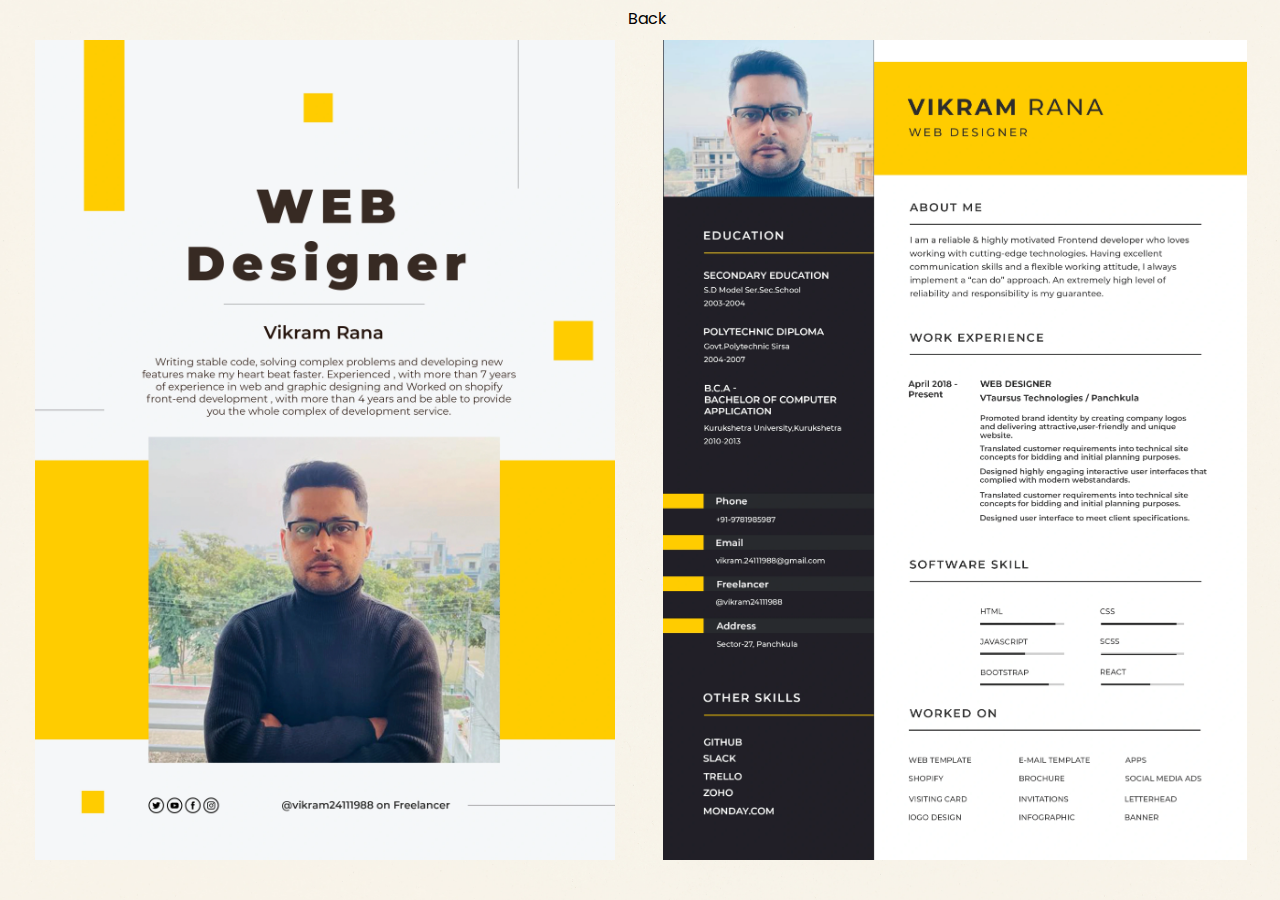
<file: resume.html>
<!DOCTYPE html>
<html lang="en">
<head>
  <meta charset="UTF-8" />
  <meta name="viewport" content="width=device-width, initial-scale=1.0" />
  <title>Vikram Rana – Portfolio</title>
  <link href="https://fonts.googleapis.com/css2?family=Montserrat:wght@700;800&family=Poppins:wght@400;600;700&display=swap" rel="stylesheet">
  <link rel="stylesheet" href="style.css">
</head>
<body class="resume">
    <a class="back-button" href="index.html">back</a>
    <div class="resume_main">
        <div class="resume_block">
            <img src="images/resume-front.webp" loading="lazy" decoding="async" width="800" height="800">
        </div>
        <div class="resume_block">
            <img src="images/resume-back.webp" loading="lazy" decoding="async" width="800" height="800">
        </div>
    </div>
</body>
</html>
</file>
<file: style.css>
/* RESET */
* {
  margin: 0;
  padding: 0;
  box-sizing: border-box;
}

/* HERO BACKGROUND */
.hero {
  min-height: 100vh;
  background: url("images/back2.webp") no-repeat center / cover;
  display: flex;
  flex-direction: column;
  justify-content: space-between;
  position: relative;
}

/* HEADER */
.header {
  display: flex;
  justify-content: space-between;
  align-items: center;
  padding: 50px 100px;
  margin-bottom: 40px;
}

/* LOGO */
.logo img {
  max-width: 160px;
  height: auto;
}

/* HAMBURGER */
.hamburger {
  width: 32px;
  cursor: pointer;
  display: flex;
  flex-direction: column;
  gap: 6px;
  z-index: 999;
}
button#menuClose {
    border: none;
    background: transparent;
    font-size: 36px;
    position: absolute;
    top: 30px;
    right: 36px;
    outline: none;
    cursor: pointer;
    color: #000;
}
.hamburger span {
  height: 3px;
  width: 100%;
  background: #000;
  transition: 0.3s ease;
}

/* MOBILE MENU */
.mobile-menu {
  box-shadow: 0px 0px 8px 0px #999595;
  position: fixed;
  top: 0;
  right: -330px;
  width:100%;
  max-width: 320px;
  height: 100vh;
  padding: 64px 0;
  display: flex;
  flex-direction: column;
  align-items: center;
  justify-content: center;
  gap: 40px;
  transition: right 0.4s ease;
  z-index: 1000;
  background-color: #faf4ed;
}
.mobile-menu:after {
  content: "";
  height: 200px;
  width: 200px;
  position: absolute;
  z-index: -1;
  background: url(images/flowers.webp) no-repeat center / contain;
  opacity: .2;
  top: calc(50% - 100px);
  left: calc(50% - 100px);
}
/* MENU LINKS */
.mobile-menu a {
  display: block;
  padding: 12px 24px;
  font-family: 'Poppins', sans-serif;
  font-size: 18px;
  font-weight: 700;
  padding: 0 20px;
  color: #000;
  text-decoration: none;
  white-space: nowrap;
}

/* ACTIVE MENU */
.mobile-menu.active {
  right: 0px;
}

/* =========================
   DECORATIVE BACKGROUND IMAGES
========================= */

.top-leaf {
  position: absolute;
  top: 0;
  left: 0;
  width: 100%;
  pointer-events: none; /* prevents accidental clicks */
}

/* DOTS IMAGE */
.dots-bg {
    position: absolute;
    top: -40px;
    right: 4%;
    transform: rotate(90deg);
    max-width: 300px;
    width: 100%;
}

/* LEAF IMAGE */
.leaf-bg {
  position: absolute;
  top: 0;
  left: 30%;
  max-width: 175px;
  height: auto;
}


/* =========================
   HERO BANNER ROW
========================= */

.hero-banner {
  display: flex;
  align-items: flex-end;
  position: relative;
  padding-left: 100px;
  padding-right: 100px;
}

/* =========================
   HERO LEFT
========================= */

.hero-left {
  width: 30%;
  display: block;
  margin-top: 8%;
  margin-bottom: 10%;
}

.hero-left h1 {
  font-family: 'Poppins', sans-serif;
  font-size: 60px;
  font-weight: 700;
  line-height: 1;
  transform: translateY(30px);
  opacity: 0;
}

.hero-left h4 {
  margin-top: 10px;
  font-family: 'Poppins', sans-serif;
  font-size: 36px;
  line-height: 1;
  font-weight: 600;
  transform: translateY(30px);
  opacity: 0;
}

.hero-left p {
  margin-top: 50px;

  font-family: 'Poppins', sans-serif;
  font-size: 24px;
  font-weight: 400;
  line-height: 1.6;
  transform: translateY(30px);
  opacity: 0;
}

/* =========================
   HERO ART
========================= */

.hero-art {
  width: 48%;
  padding-left: 5%;
  padding-right: 8%;
}

.hero-art img {
  width: 100%;
  height: auto;
  display: block;
}

/* =========================
   HERO RIGHT
========================= */

.hero-right {
  width: 22%;
  display: block;
  margin-bottom: 80px;
}

.hero-right img {
  display: block;
  margin-bottom: 16px;
  width: 100%;
}

.hero-right h4 {
  font-family: 'Poppins', sans-serif;
  font-size: 36px;
  font-weight: 600;
  margin-top:25%;
  line-height: 1.2;
  transform: translateY(30px);
  opacity: 0;
}

.hero-right p {
  margin-top: 12px;
  font-family: 'Poppins', sans-serif;
  font-size: 24px;
  font-weight: 400;
  line-height: 1.6;
  transform: translateY(30px);
  opacity: 0;
}

/* =========================
   BUTTON
========================= */

.button {
  display: inline-block;
  margin-top: 20px;
  padding: 12px 28px;
  background: #000;
  color: #fff;
  border: 1px solid transparent;
  font-family: 'Poppins', sans-serif;
  font-size: 18px;
  font-weight: 700;
  width: 100%;
  max-width: 300px;
  text-align: center;
  text-decoration: none;
  transform: translateY(30px);
  opacity: 0;
}
a.button:hover {
    background-color: transparent;
    border: 1px solid #000;
    color: #000;
}
.bottom-dots img {
    display: block;
    width: 100%;
}
.bottom-dots {
    position: absolute;
    bottom: 70px;
    left: 0;
    width: 100%;
    pointer-events: none;
    max-width: 300px;
}
.hero-banner:after {
    content: "";
    display: block;
    width: 20px;
    height: 20px;
    border-radius: 50%;
    border: 2px solid #ff3845;
    background-color: transparent;
    position: absolute;
    top: -12%;
    right: 50%;
}
.hero-banner:before {
    content: "";
    display: block;
    width: 20px;
    height: 20px;
    border-radius: 50%;
    background-color: #45afd0;
    position: absolute;
    bottom: 28%;
    left: 30%;
}
section.hero:before {
    content: "";
    display: block;
    width: 180px;
    opacity: .5;
    height: 180px;
    position: absolute;
    top: -30px;
    right: 27%;
    background: url(images/small-leaf.webp) no-repeat center / contain;
    transform: rotate(180deg);
}
.hero_2 {
  display: none !important;
}
.portfolio_main img {
  display: block;
  width: 100%;
  height: auto;
}


/* =========================
   WORK SECTION
========================= */

.work-section {
  padding: 120px 100px;
  background: url(images/back2.webp) no-repeat center / cover;
  position: relative;
  overflow: hidden;
}

/* HEADING */

.work-heading {
  text-align: center;
  margin-bottom: 60px;
}
.work-section .work-heading:before {
    content: "";
    display: block;
    width: 180px;
    aspect-ratio: 1 / 1;
    position: absolute;
    background: #ff9641;
    border-radius: 50%;
    top: -3%;
    right: -60px;
    background-size: contain;
    background-repeat: no-repeat;
    background-position: center;
}
.work-section:after {
    content: "";
    display: block;
    width: 180px;
    aspect-ratio: 1 / 1;
    position: absolute;
    background: url(images/flower3.webp);
    top: 60px;
    left: -60px;
    background-size: contain;
    background-repeat: no-repeat;
    background-position: center;
    animation: spin 24s linear infinite;
}
.work-section:before {
    content: "";
    display: block;
    width: 180px;
    aspect-ratio: 1 / 1;
    position: absolute;
    background: url(images/flower6.webp);
    bottom: -70px;
    right: 50px;
    background-size: contain;
    background-repeat: no-repeat;
    background-position: center;
    animation: spin 36s linear infinite;
}
.work-heading h2 {
  font-family: 'Poppins', sans-serif;
  font-size: 48px;
  font-weight: 700;
}

.work-heading p {
  margin-top: 12px;
  font-family: 'Poppins', sans-serif;
  font-size: 24px;
  font-weight: 400;
  color: #555;
}

/* TABS */

.work-tabs {
  text-align: center;
  margin-bottom: 60px;
}

.work-tabs .tab {
  background: none;
  border: none;
  cursor: pointer;

  font-family: 'Poppins', sans-serif;
  font-size: 18px;
  font-weight: 600;
  color: #777;

  margin: 0 20px;
  padding-bottom: 8px;
  position: relative;
}

.work-tabs .tab.active {
  color: #000;
  font-weight: 700;
}

.work-tabs .tab.active::after {
  content: "";
  position: absolute;
  left: 0;
  bottom: 0;
  width: 100%;
  height: 3px;
  background: #000;
}

/* =========================
   GALLERY + TAB ANIMATION
========================= */

.work-content {
  position: relative;
}

/* GALLERY BASE */
.work-gallery {
  display: grid;
  grid-template-columns: repeat(3, 1fr);
  gap: 30px;
  align-items: start;
  grid-auto-rows: max-content;
  opacity: 0;
  visibility: hidden;
  transform: translateY(30px);
  transition: opacity 0.9s ease, transform 0.9s ease;

  height: 0;
  overflow: hidden;
}
[data-content="web"].work-gallery {
  row-gap: 60px;
  padding-bottom: 20px;
}
.work-item a {
  position: absolute;
  left: 0;
  bottom: -35px;
  font-size: 18px;
  font-family: 'Poppins';
  text-decoration: none;
  color: #000;
  font-weight: bold;
  text-align: center;
  width: 100%;
}
.work-item a:hover { 
  text-decoration: underline;
}

/* ACTIVE GALLERY */
.work-gallery.active {
  opacity: 1;
  visibility: visible;
  transform: translateY(0);

  height: auto;
  overflow: visible;
}


/* ITEMS */

.work-item {
  background: #fff;
  padding: 20px;
  border-radius: 10px;
  cursor: pointer;
  display:flex;
  flex-direction: column;
  align-items: center;
  justify-content: center;
  aspect-ratio: 1 / 1;
  height: 100%;
  background-color: rgb(0 0 0 / 15%);
  animation: fadeUp 0.5s ease both;
}
[data-content="logo"].work-gallery .work-item{
  background-color: rgb(255 255 255 / 100%);
}
.work-item img {
  width: 100%;
  display: flex;
  align-items: center;
  justify-content: center;
  height: auto;
  max-height: 100%;
  object-fit: contain;
}

/* ITEM ANIMATION */

@keyframes fadeUp {
  from {
    opacity: 0;
    transform: translateY(20px);
  }
  to {
    opacity: 1;
    transform: translateY(0);
  }
}

/* =========================
   LIGHTBOX
========================= */

.lightbox {
  position: fixed;
  top: 0;
  left: 0;

  width: 100%;
  height: 100vh;

  background: rgba(0, 0, 0, 0.9);

  display: flex;
  align-items: center;
  justify-content: center;

  opacity: 0;
  visibility: hidden;
  transition: opacity 0.3s ease;

  z-index: 9999;
}

.lightbox.active {
  opacity: 1;
  visibility: visible;
}

.lightbox img {
  max-width: 90%;
  max-height: 90%;
}

.lightbox-close {
  position: absolute;
  top: 40px;
  right: 50px;

  font-size: 40px;
  color: #fff;
  cursor: pointer;
}
/* =========================
   SKILLS SECTION
========================= */

.skills-section {
  padding: 120px 100px;
  background: url(images/back2.webp) no-repeat center / cover;
  position: relative;
  overflow: hidden;
}

/* HEADING */

.skills-heading {
  text-align: center;
  margin-bottom: 60px;
}
section.skills-section .skills-heading:before {
    content: "";
    display: block;
    width: 180px;
    aspect-ratio: 1 / 1;
    position: absolute;
    background: #ff3845;
    border-radius: 50%;
    top: -60px;
    left: 15%;
    background-size: contain;
    background-repeat: no-repeat;
    background-position: center;
}
section.skills-section:after {
    content: "";
    display: block;
    width: 180px;
    aspect-ratio: 1 / 1;
    position: absolute;
    background: url(images/flower2.webp);
    top: 60px;
    right: -60px;
    background-size: contain;
    background-repeat: no-repeat;
    background-position: center;
    animation: spin 36s linear infinite;
}
section.skills-section:before {
    content: "";
    display: block;
    width: 180px;
    aspect-ratio: 1 / 1;
    position: absolute;
    background: url(images/flower4.webp);
    bottom: -70px;
    left: 50px;
    background-size: contain;
    background-repeat: no-repeat;
    background-position: center;
    animation: spin 24s linear infinite;
}
.skills-heading h2 {
  font-family: 'Poppins', sans-serif;
  font-size: 48px;
  font-weight: 700;
}

.skills-heading p {
  margin-top: 12px;
  font-family: 'Poppins', sans-serif;
  font-size: 24px;
  font-weight: 400;
  color: #555;
}

/* GALLERY */

.skills-gallery {
  display: grid;
  grid-template-columns: repeat(7, 1fr);
  gap: 30px;
  max-width: 100%;
  margin: 0 auto;
}

/* SKILL ITEM */

.skill-item {
  background: #f8f8f8;
  padding: 14px;
  display: flex;
  align-items: center;
  justify-content: center;
  box-shadow: 2px 2px 2px 2px #eee;
  border-radius: 10px;
  position: relative;
}
.skill-item span {
    position: absolute;
    top: 0px;
    left: 0;
    right: 0;
    bottom: 0;
    display: flex;
    align-items: center;
    justify-content: center;
    font-family: 'Poppins';
    font-weight: 700;
    background-color: rgb(250 244 235 / 90%);
    font-size: 18px;
    opacity: 0;
    visibility: hidden;
}
.skill-item:hover span {
    opacity: 1;
    visibility: visible;
}
.skill-item img {
  max-width: 100%;
  height: auto;
  display: block;
}

@keyframes spin {
  from {
    transform: rotate(0deg);
  }
  to {
    transform: rotate(360deg);
  }
}
/* =========================
   ABOUT SECTION
========================= */

.about-section {
  padding: 120px 100px;
  background: url("images/plain-black.webp") no-repeat center / cover;
  color: #ffffff;
}

/* HEADING */

.about-heading {
  text-align: center;
  max-width: 900px;
  margin: 0 auto 80px;
}

.about-heading h2 {
  font-family: 'Poppins', sans-serif;
  font-size: 48px;
  font-weight: 700;
}

.about-heading p {
  margin-top: 16px;
  font-family: 'Poppins', sans-serif;
  font-size: 24px;
  font-weight: 400;
  color: #cccccc;
}

/* GRID */

.about-grid {
  display: grid;
  grid-template-columns: repeat(3, 1fr);
  gap: 40px;
  max-width: 100%;
  margin: 0 auto;
}

/* CARD */

.about-card {
  background: rgba(255, 255, 255, 0.05);
  padding: 40px;
  border: 1px solid rgba(255, 255, 255, 0.08);

  transform: translateY(30px);
  opacity: 0;
  animation: fadeUp 0.8s ease forwards;
}

/* STAGGER ANIMATION */
.about-card:nth-child(1) { animation-delay: 0.1s; }
.about-card:nth-child(2) { animation-delay: 0.2s; }
.about-card:nth-child(3) { animation-delay: 0.3s; }
.about-card:nth-child(4) { animation-delay: 0.4s; }
.about-card:nth-child(5) { animation-delay: 0.5s; }
.about-card:nth-child(6) { animation-delay: 0.6s; }

.about-card h4 {
  font-family: 'Poppins', sans-serif;
  font-size: 24px;
  font-weight: 600;
  margin-bottom: 12px;
}

.about-card p {
  font-family: 'Poppins', sans-serif;
  font-size: 18px;
  font-weight: 400;
  color: #dddddd;
  line-height: 1.6;
}
.fade-up {
  opacity: 0;
  transform: translateY(30px);
}

.fade-up.show {
  animation: fadeUp 0.8s ease forwards;
}

/* ANIMATION */

@keyframes fadeUp {
  from {
    opacity: 0;
    transform: translateY(30px);
  }
  to {
    opacity: 1;
    transform: translateY(0);
  }
}



/* =========================
   TESTIMONIAL SECTION
========================= */

.testimonial-section {
  padding: 120px 100px;
  background: url("images/back2.webp") center / cover no-repeat;
}

/* HEADING */

.testimonial-heading {
  text-align: center;
  max-width: 900px;
  margin: 0 auto 70px;
}

.testimonial-heading h2 {
  font-family: 'Poppins', sans-serif;
  font-size: 48px;
  font-weight: 700;
  color: #000;
}

.testimonial-heading p {
  margin-top: 16px;
  font-family: 'Poppins', sans-serif;
  font-size: 24px;
  color: #333;
}

/* SWIPER */

.testimonial-swiper {
  max-width: 100%;
  margin: 0 auto;
}

/* CARD */

.testimonial-card {
  background: rgba(255, 255, 255, 0.5);
  padding: 40px;
  border: 1px solid rgba(0, 0, 0, 0.08);
  height: 100%;
  transition: transform 0.4s ease, box-shadow 0.4s ease;
  display: flex;
  flex-direction: column;
  justify-content: space-between;
}

.testimonial-card:hover {
  transform: translateY(-8px);
  box-shadow: 0 20px 40px rgba(0,0,0,0.15);
}

/* TEXT */

.testimonial-text {
  font-family: 'Poppins', sans-serif;
  font-size: 16px;
  line-height: 1.7;
  color: #222;
  margin-bottom: 30px;
}

/* USER */

.testimonial-user {
  display: flex;
  align-items: center;
  gap: 16px;
}

.testimonial-user img {
  width: 56px;
  height: 56px;
  border-radius: 50%;
  object-fit: cover;
}

.testimonial-user h4 {
  font-family: 'Poppins', sans-serif;
  font-size: 18px;
  font-weight: 600;
  color: #000;
}

.testimonial-user span {
  font-family: 'Poppins', sans-serif;
  font-size: 14px;
  color: #555;
}
/* =========================
   TESTIMONIAL NAVIGATION
========================= */

.testimonial-nav {
  position: relative;
  top: 0;
  left: 0;
  width: 100%;
  pointer-events: none;
  display: flex;
  gap: 20px;
  justify-content: center;
  align-items: center;
}
.testimonial-section .swiper-slide {
  margin-bottom: 40px;
}
.testimonial-prev,
.testimonial-next {
  position: relative;
  width: 52px;
  height: 52px;
  background: #000;
  color: #fff;
  font-size: 22px;
  display: flex;
  align-items: center;
  justify-content: center;
  cursor: pointer;
  pointer-events: auto;
  transition: background 0.3s ease, transform 0.3s ease;
}

.testimonial-prev:hover,
.testimonial-next:hover {
  background: #222;
  transform: scale(1.1);
}
.testimonial-section {
  position: relative;
  overflow: hidden;
}
.testimonial-heading:before {
    content: "";
    display: block;
    width: 180px;
    aspect-ratio: 1 / 1;
    position: absolute;
    background: #45afd0;
    border-radius: 50%;
    top: 60px;
    right: -40px;
    background-size: contain;
    background-repeat: no-repeat;
    background-position: center;
}
.testimonial-section:after {
    content: "";
    display: block;
    width: 180px;
    aspect-ratio: 1 / 1;
    position: absolute;
    background: url(images/flower2.webp);
    bottom: 60px;
    right: -60px;
    background-size: contain;
    background-repeat: no-repeat;
    background-position: center;
    animation: spin 36s linear infinite;
}
.testimonial-section:before {
    content: "";
    display: block;
    width: 180px;
    aspect-ratio: 1 / 1;
    position: absolute;
    background: url(images/flower6.webp);
    top: -70px;
    left: 50px;
    background-size: contain;
    background-repeat: no-repeat;
    background-position: center;
    animation: spin 36s linear infinite;
}

.swiper-slide {
  height: auto;
}

section#contact {
  position: relative;
}
.social_icon {
    display: grid;
    width: 52px;
    aspect-ratio: 1/1;
    border-radius: 10px;
    overflow: hidden;
    align-items: center;
}
.social_icon img {
    width: 100%;
    display: block;
}
.social_icon_main {
    display: flex;
    align-items: center;
    justify-content: center;
    gap: 40px;
    padding: 20px;
    position: absolute;
    top: 18%;
    width: 100%;
}
.social_icon {
  transition: transform 1s ease;
}

.social_icon:hover {
  transform: rotate(360deg);
}
.social_icon_main:before {
  content: "Contact on :";
  color: #fff;
  font-size: 24px;
  font-family: 'Poppins';
  font-weight: bold;
  text-transform: uppercase;
}
.work-pagination {
  display: flex;
  justify-content: center;
  gap: 10px;
  margin-top: 40px;
}

.work-pagination button {
  padding: 8px 14px;
  font-family: Poppins, sans-serif;
  font-size: 14px;
  background: transparent;
  border: 1px solid #000;
  cursor: pointer;
  color: #000000;
}

.work-pagination button.active {
  background: #000;
  color: #fff;
}
.resume {
  background: url(images/back2.webp) no-repeat center / cover;
}
.resume_main {
    display: flex;
    width: 100%;
    padding: 40px 20px;
    height: 100vh;
    gap: 20px;
    max-width: 1330px;
    margin: auto;
}
.resume_block {
    display: block;
    width: 100%;
    height: 100%;
}
.resume_block img {
  width: auto;
  height: auto;
  display: block;
  margin: auto;
  max-width: 100%;
  max-height: 100%;
}
a.back-button {
    position: absolute;
    left: calc(50% - 12px);
    top: 6px;
    text-decoration: none;
    color: #000;
    font-size: 16px;
    padding: 0;
    outline: none;
    font-family: Poppins, sans-serif;
    text-transform: capitalize;
}
#contact .portfolio_main:after {
    content: "© 2026 Vikram Rana. All rights reserved.";
    position: absolute;
    bottom: 10px;
    display: block;
    font-size: 10px;
    font-family: 'Poppins';
    color: #fff;
    width: 100%;
    text-align: center;
    opacity: .5;
}
@media only screen and (max-width: 1440px) {
  .header {
    margin-bottom: 40px;
  }
  .hero-left p,
  .hero-right p {
    font-size: 18px;
  }
  .hero-left p {
    margin-top: 30px;
  }
}
@media only screen and (max-width: 1200px) {
  .header,
  .hero-banner,
  .skills-section,
  .work-section,
  .about-section,
  .testimonial-section {
    padding-left: 60px;
    padding-right: 60px;
  }
  .header {
    margin-bottom: 10px;
  }
  .hero-left p,
  .hero-right p,
  .skills-heading p,
  .work-heading p,
  .button,
  .about-heading p,
  .about-card p,
  .testimonial-heading p {
    font-size: 14px;
  }
  .hero-left p {
    margin-top: 20px;
  }
  .hero-left h1,
  .work-heading h2,
  .skills-heading h2,
  .about-heading h2,
  .testimonial-heading h2 {
    font-size: 48px;
  }
  .hero-left h4,
  .hero-right h4,
  .about-card h4 {
    font-size: 24px;
  }
  .dots-bg,
  .bottom-dots {
    max-width: 200px;
  }
  .leaf-bg{
    max-width: 130px;
  }
  section.hero:before {
    max-height: 130px;
  }
  .hero {
    min-height: unset;
  }
  .skills-gallery,
  .work-gallery,
  .about-grid {
    gap: 20px;
  }
}
@media only screen and (max-width: 1023px) {
  .resume_main {
    flex-direction: column;
    height: auto;
    max-width: 100%;
  }
  .social_icon_main {
    top: 14%;
    gap: 30px;
  }
  .social_icon {
    width: 40px;
    border-radius: 6px;
  }
  .header,
  .hero-banner,
  .skills-section,
  .work-section,
  .about-section,
  .testimonial-section {
    padding-left: 40px;
    padding-right: 40px;
  }
  .dots-bg,
  .bottom-dots {
    max-width: 120px;
  }
  .hero-left h1,
  .skills-heading h2,
  .work-heading h2,
  .about-heading h2,
  .testimonial-heading h2 {
    font-size: 36px;
  }
  .about-heading p {
    font-size: 14px;
  }
  .hero-left h4,
  .hero-right h4,
  .about-card h4 {
    font-size: 18px;
  }
  .work-tabs .tab {
    font-size: 16px;
  }
  .header {
    padding-top: 25px;
    padding-bottom: 25px;
  }
  .logo img {
    max-width: 120px;
  }
  .leaf-bg{
    max-width: 90px;
  }
  section.hero:before {
    max-height: 90px;
    right: 16%;
  }
  .hamburger {
    width: 18px;
    gap: 4px;
  }
  .hamburger span {
    height: 2px;
  }
  .hero-left,
  .hero-right {
        margin-bottom: 5%;
  }
  .hero-left {
    margin-top: 4%;
  }
  .hero-art {
    padding-left: 4%;
    padding-right: 5%;
  }
  .hero-banner:before,
  .hero-banner:after {
    width: 10px;
    height: 10px;
  }
  section.skills-section .skills-heading:before {
    width: 120px;
  }
  .work-section .work-heading:before,
  section.skills-section:before,
  section.skills-section:after,
  section.work-section:after,
  section.work-section:before,
  .testimonial-section:before,
  .testimonial-section:after {
    width: 130px;
  }
}
@media only screen and (max-width: 990px) {
  .skills-gallery {
    grid-template-columns: repeat(3, 1fr);
    gap: 14px;
  }
  .about-grid {
    gap: 14px;
  }
  .about-card {
    padding: 14px;
  }
}
@media only screen and (max-width: 767px) {
  .hero-banner {
    align-items: flex-start;
    flex-direction: column;
  }
  .hero-left,
  .hero-art,
  .hero-right {
    width: 100%;
  }
  .hero-right {
    display: flex;
    flex-direction: column;
  }
  .hero-right h4 {
    margin: 14px 0 0;
  }
  .hero-right img {
    width: 50%;
    margin: auto;
    order: 3;
    margin: 20px auto 10px;
    display: none;
  }
  .hero-right .button {
    order: 4;
    max-width: 100%;
  }
  .hero-left {
    order: 2;
  }
  .hero-art {
    order: 1;
  }
  .hero-right {
    margin-bottom: 20px;
    order: 3;
  }
  .bottom-dots {
    display: none;
  }
  .header,
  .hero-banner,
  .skills-section,
  .work-section,
  .about-section,
  .testimonial-section {
    padding-left: 20px;
    padding-right: 20px;
  }
  .skills-section,
  .work-section,
  .about-section,
  .testimonial-section {
    padding-top: 60px;
    padding-bottom: 60px;
  }
  .work-section .work-heading:before, 
  section.skills-section:before, 
  section.skills-section:after, 
  section.work-section:after, 
  section.work-section:before,
  section.skills-section .skills-heading:before,
  .testimonial-section:before,
  .testimonial-section:after {
    width: 100px;
  }
  .testimonial-heading:before {
    width: 120px;
  }
  .testimonial-heading h2,
  .testimonial-heading p {
    position: relative;
    z-index: 1;
  }
  .leaf-bg {
    max-width: 60px;
    left: 40%;
    display: none;
  }
  section.hero:before {
    max-height: 130px;
  }
  img.hero-model {
    display: none;
  }
  img.hero-model.hero_2 {
    display: block !important;
    max-width: 70%;
    margin: auto;
  }
  .hero-art {
    position: relative;
    padding: 0;
    margin-top: 40px;
  }
  .hero-banner:after{
    top: 0%;
    right: 76%;
  }
  .mobile-menu {
    max-width: 160px;
    height: 100vh;
    padding: 32px 0;
    display: flex;
    right: -170px;
    background-color: #faf4ed;
    flex-direction: column;
    align-items: center;
    justify-content: center;
    gap: 30px;
  }
  .hero-banner:before {
    bottom: 60%;
    left: 90%;
  }
  .mobile-menu:after {
    content: "";
    height: 300px;
    width: calc(100% - 20px);
    position: absolute;
    z-index: -1;
    background: none;
    opacity: .2;
    top: calc(50% - 150px);
    left: 10px;
  }
  .mobile-menu a {
    font-size: 14px;
  }
  .work-gallery {
    gap: 14px;
    grid-template-columns: repeat(2, 1fr);
  }
  .work-tabs .tab {
    font-size: 14px;
    margin: 10px 10px;
  }
  .about-grid {
    grid-template-columns: repeat(2, 1fr);
  }
  .about-heading {
    margin-bottom: 40px;
  }
  .work-heading,
  .testimonial-heading {
    margin-bottom: 30px;
  }
  .social_icon_main {
    gap: 30px;
  }
  .social_icon {
    width: 30px;
    border-radius: 6px;
  }
  .social_icon_main:before { 
    content: "Contact on :";
    color: #fff;
    font-size: 14px;
    font-family: 'Poppins';
    font-weight: bold;
    text-transform: uppercase;
    position: absolute;
    top: -10px;
    left: calc(50% - 51px);
  }
  button#menuClose {
    top: 15px;
    right: 20px;
  }
  .skill-item span {
    font-size: 14px;
  }
  .work-item a {
    position: relative;
    left: 0;
    bottom: 0;
    font-size: 14px;
    text-align: center;
    width: 100%;
    display: block;
    margin-top: 20px;
  }
  [data-content="web"].work-gallery {
    row-gap: 14px;
  }
  [data-content="web"].work-gallery .work-item {
    height: auto;
  }
}
@media only screen and (max-width: 441px) {
  .social_icon_main {
    top: 12%;
    gap: 14px;
  }
  .social_icon {
    width: 20px;
  }
}
</file>
